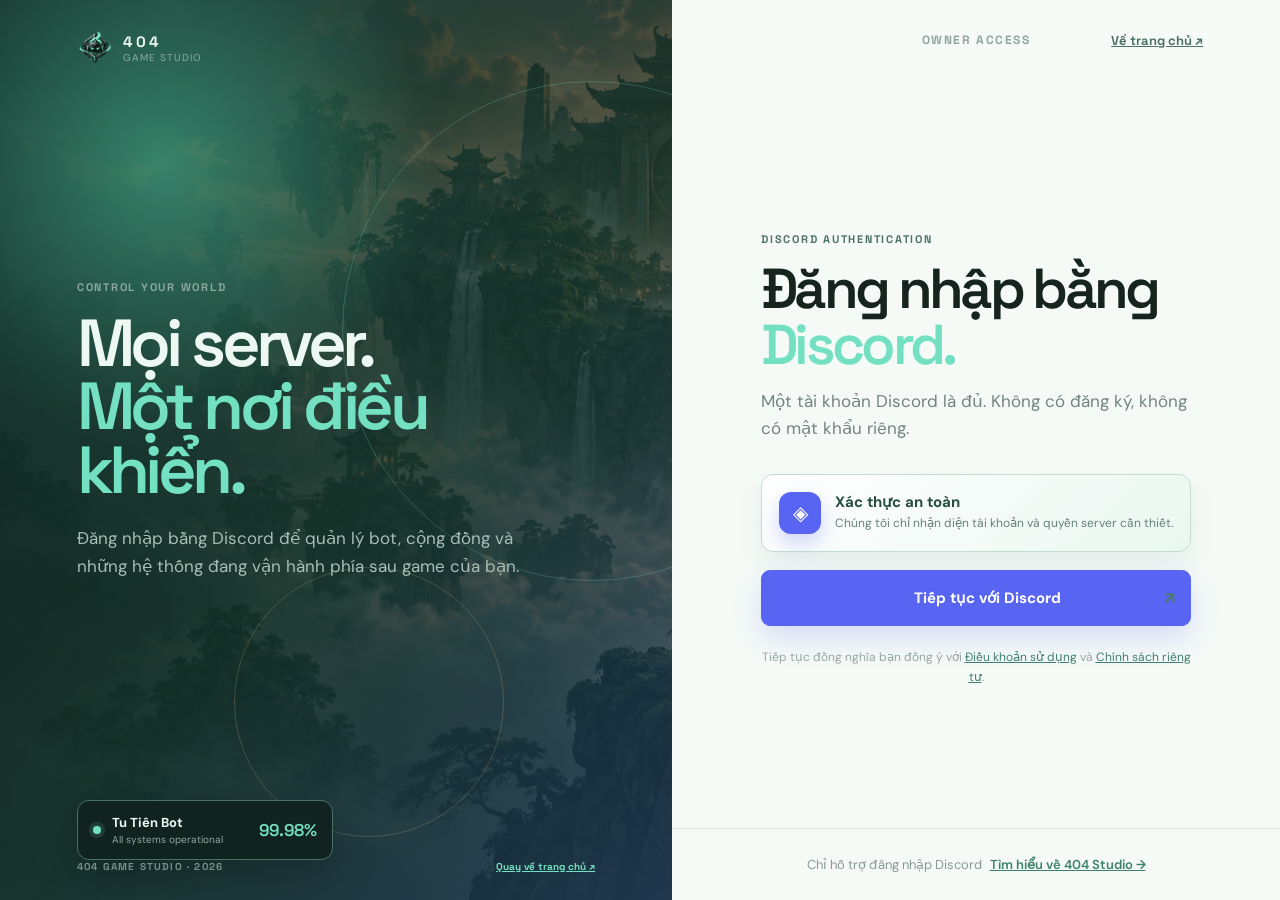
<file: login.html>
<!doctype html>
<html lang="vi">
<head><meta charset="UTF-8"><meta name="viewport" content="width=device-width, initial-scale=1"><title>Đăng nhập Discord | 404 Control</title><link rel="stylesheet" href="./login.css"></head>
<body>
<div class="login-shell">
  <section class="login-visual" aria-label="404 Game Studio">
    <a class="brand" href="./index.html"><img src="./assets/brand-mark.png" alt=""><span><b>404</b><small>GAME STUDIO</small></span></a>
    <div class="visual-copy"><p class="kicker">CONTROL YOUR WORLD</p><h1>Mọi server.<br><em>Một nơi điều khiển.</em></h1><p>Đăng nhập bằng Discord để quản lý bot, cộng đồng và những hệ thống đang vận hành phía sau game của bạn.</p></div>
    <div class="visual-orbit orbit-one" aria-hidden="true"></div><div class="visual-orbit orbit-two" aria-hidden="true"></div>
    <div class="visual-card"><span class="pulse-dot"></span><div><b>Tu Tiên Bot</b><small>All systems operational</small></div><strong>99.98%</strong></div>
    <div class="visual-footer"><span>404 GAME STUDIO · 2026</span><a href="./index.html">Quay về trang chủ ↗</a></div>
  </section>
  <main class="login-panel">
    <div class="login-top"><span>OWNER ACCESS</span><a href="./index.html">Về trang chủ ↗</a></div>
    <div class="login-form-wrap">
      <div class="login-heading"><span class="mobile-mark">404</span><p class="kicker">DISCORD AUTHENTICATION</p><h2>Đăng nhập bằng<br><em>Discord.</em></h2><p>Một tài khoản Discord là đủ. Không có đăng ký, không có mật khẩu riêng.</p></div>
      <div class="discord-auth-card"><div class="discord-mark">◈</div><div><b>Xác thực an toàn</b><span>Chúng tôi chỉ nhận diện tài khoản và quyền server cần thiết.</span></div></div>
      <button class="discord-button" id="discordButton" type="button"><span class="discord-icon">◈</span><span>Tiếp tục với Discord</span><b>↗</b></button>
      <p class="login-note">Tiếp tục đồng nghĩa bạn đồng ý với <a href="#">Điều khoản sử dụng</a> và <a href="#">Chính sách riêng tư</a>.</p>
    </div>
    <div class="login-bottom"><span>Chỉ hỗ trợ đăng nhập Discord</span><a href="./index.html#studio">Tìm hiểu về 404 Studio →</a></div>
  </main>
</div>
<div class="login-toast" id="loginToast" role="status" aria-live="polite"></div><script src="./login.js" defer></script>
</body></html>
</file>
<file: login.css>
@import url('https://fonts.googleapis.com/css2?family=DM+Sans:wght@400;500;600;700&family=Space+Grotesk:wght@500;600;700&display=swap');
:root{--bg:#08100f;--panel:#f5faf7;--ink:#16231f;--muted:#72847d;--line:#d8e5df;--mint:#74e0c2;--dark:#0d1715;--danger:#c65353;--radius:12px}*{box-sizing:border-box}body{margin:0;background:var(--bg);font-family:'DM Sans',sans-serif;font-size:16px;color:var(--ink)}button,input{font:inherit}.login-shell{min-height:100svh;display:grid;grid-template-columns:1.05fr .95fr}.login-visual{position:relative;display:flex;flex-direction:column;justify-content:space-between;min-height:100svh;padding:30px 6vw 27px;color:#edf8f3;overflow:hidden;background:radial-gradient(circle at 25% 25%,#1a4639 0%,#0a1713 42%,#07100f 80%)}.login-visual:before{content:'';position:absolute;inset:0;opacity:.22;background:url('./assets/dashboard-ambient.png') center/cover;mix-blend-mode:screen}.brand,.visual-copy,.visual-card,.visual-footer{position:relative;z-index:1}.brand{display:flex;align-items:center;gap:10px;width:max-content;color:#edf8f3;text-decoration:none}.brand img{width:36px;height:36px;object-fit:cover;border-radius:10px}.brand b{display:block;font:700 15px 'Space Grotesk';letter-spacing:.2em}.brand small{display:block;color:#91aaa1;font-size:10px;letter-spacing:.1em}.visual-copy{max-width:600px;margin-top:auto;margin-bottom:auto}.kicker{color:#89a99d;font:700 11px 'Space Grotesk';letter-spacing:.16em}.visual-copy h1{margin:18px 0 22px;font:600 clamp(45px,5.2vw,80px)/.95 'Space Grotesk';letter-spacing:-.07em}.visual-copy h1 em,.login-heading h2 em{font-style:normal;color:var(--mint)}.visual-copy>p:not(.kicker){max-width:450px;color:#a8beb6;font-size:17px;line-height:1.65}.visual-orbit{position:absolute;border:1px solid #79e2c43b;border-radius:50%;pointer-events:none}.orbit-one{width:500px;height:500px;right:-170px;top:9%;animation:orbit 16s linear infinite}.orbit-two{width:270px;height:270px;right:25%;bottom:7%;border-color:#f0c78935;animation:orbit 22s linear reverse infinite}.visual-card{display:flex;align-items:center;gap:11px;width:fit-content;padding:13px 15px;border:1px solid #477265;border-radius:12px;background:#10221de8;box-shadow:0 15px 45px #0004}.pulse-dot{width:8px;height:8px;border-radius:50%;background:var(--mint);box-shadow:0 0 0 4px #79e2c424}.visual-card b,.visual-card small{display:block}.visual-card b{font-size:13px}.visual-card small{margin-top:2px;color:#8fa99f;font-size:10px}.visual-card strong{margin-left:25px;color:var(--mint);font:600 17px 'Space Grotesk'}.visual-footer{display:flex;justify-content:space-between;color:#779188;font:700 10px 'Space Grotesk';letter-spacing:.12em}.visual-footer a{color:var(--mint);letter-spacing:0}.login-panel{display:flex;flex-direction:column;min-height:100svh;background:var(--panel)}.login-top{display:flex;justify-content:space-between;padding:32px 6vw;color:#93a39d;font:700 10px 'Space Grotesk';letter-spacing:.13em}.login-top a{color:#4e7267;letter-spacing:0}.login-form-wrap{width:min(430px,calc(100% - 64px));margin:auto}.mobile-mark{display:none}.login-heading .kicker{color:#4e7267}.login-heading h2{margin:15px 0 15px;font:600 clamp(36px,4vw,55px)/1 'Space Grotesk';letter-spacing:-.065em}.login-heading>p:not(.kicker){margin:0 0 31px;color:var(--muted);font-size:15px}.login-form-wrap form{display:grid;gap:18px}.login-form-wrap label{display:grid;gap:7px;color:#4e615a;font-size:12px;font-weight:600}.login-form-wrap input[type=text],.login-form-wrap input[type=password],.login-form-wrap input:not([type]){width:100%;padding:13px 14px;border:1px solid var(--line);border-radius:9px;outline:0;background:#fff;color:var(--ink);font-size:15px}.login-form-wrap input:focus{border-color:#4cae92;box-shadow:0 0 0 4px #74e0c229}.password-field{position:relative}.password-field input{padding-right:44px!important}.password-field button{position:absolute;right:5px;top:5px;width:35px;height:35px;border:0;border-radius:7px;background:transparent;color:#71877e}.password-field button:hover{background:#edf5f1;color:#245c4c}.form-options{display:flex!important;align-items:center;justify-content:space-between;gap:10px}.form-options>a{color:#3e816d;font-size:12px}.check-label{display:flex!important;grid-template-columns:none!important;align-items:center;gap:8px;color:#73857d!important;font-size:11px!important;font-weight:500!important}.check-label input{position:absolute;opacity:0}.check-label span{width:15px;height:15px;border:1px solid #b9cdc4;border-radius:4px;transition:.2s}.check-label input:checked+span{background:#3e9d7f;border-color:#3e9d7f;box-shadow:inset 0 0 0 3px var(--panel)}.submit-button,.discord-button{position:relative;display:flex;align-items:center;justify-content:center;gap:10px;width:100%;height:48px;border-radius:9px;font-weight:700;transition:transform .2s,box-shadow .2s,background .2s}.submit-button{border:0;background:#193f34;color:#eafff7}.submit-button:hover{background:#235c4a;box-shadow:0 11px 25px #286b542b;transform:translateY(-2px)}.button-arrow{position:absolute;right:15px;font-size:18px}.button-loader{display:none;width:16px;height:16px;border:2px solid #ffffff55;border-top-color:#fff;border-radius:50%;animation:spin .7s linear infinite}.submit-button.loading .button-label,.submit-button.loading .button-arrow{display:none}.submit-button.loading .button-loader{display:block}.divider{display:flex;align-items:center;gap:13px;margin:24px 0;color:#9aa9a3;font-size:11px}.divider:before,.divider:after{content:'';height:1px;flex:1;background:var(--line)}.discord-button{border:1px solid #cbdcd5;background:#edf6f1;color:#2d564a}.discord-button:hover{border-color:#8db9aa;background:#e4f2eb;transform:translateY(-2px)}.discord-icon{color:#5865f2}.discord-button b{position:absolute;right:15px;color:#477a6b;font-size:17px}.login-note{margin:21px 0 0;color:#9aa8a2;font-size:10px;line-height:1.7;text-align:center}.login-note a{color:#3f806e}.login-bottom{display:flex;justify-content:center;gap:8px;padding:27px 24px;border-top:1px solid var(--line);color:#899a93;font-size:11px}.login-bottom a{color:#3d816d;font-weight:600}.login-toast{position:fixed;right:24px;bottom:24px;z-index:10;padding:13px 16px;border:1px solid #49796a;border-radius:9px;background:#16392e;color:#d8f6eb;font-size:12px;opacity:0;transform:translateY(8px);transition:.25s}.login-toast.show{opacity:1;transform:none}@keyframes orbit{to{transform:rotate(360deg)}}@keyframes spin{to{transform:rotate(360deg)}}@media(max-width:900px){.login-shell{grid-template-columns:1fr}.login-visual{min-height:48svh;padding:24px 7vw}.visual-copy{margin:70px 0 30px}.visual-copy h1{font-size:clamp(43px,10vw,70px)}.visual-card{display:none}.visual-footer{margin-top:auto}.login-panel{min-height:52svh}.login-top{padding:24px 7vw}.login-form-wrap{margin:45px auto 55px}.login-bottom{margin-top:auto}}@media(max-width:560px){.login-visual{min-height:55svh}.visual-copy>p:not(.kicker){font-size:15px}.visual-footer{font-size:9px}.login-form-wrap{width:calc(100% - 40px);margin:37px auto 45px}.login-heading h2{font-size:42px}.mobile-mark{display:grid;place-items:center;width:32px;height:32px;margin-bottom:20px;border-radius:9px;background:#173f34;color:var(--mint);font:700 12px 'Space Grotesk'}.login-top{font-size:9px}.form-options{align-items:flex-start!important;flex-direction:column}.login-bottom{flex-direction:column;align-items:center;gap:4px}}@media(prefers-reduced-motion:reduce){*,*:before,*:after{animation-duration:.01ms!important;animation-iteration-count:1!important;transition-duration:.01ms!important}}

.submit-button,.discord-button{overflow:hidden}.ripple{position:absolute;width:8px;height:8px;border-radius:50%;background:#ffffff66;transform:translate(-50%,-50%) scale(1);animation:ripple .6s ease-out forwards;pointer-events:none}.discord-button.is-clicked{transform:scale(.98)}@keyframes ripple{to{transform:translate(-50%,-50%) scale(28);opacity:0}}


/* brighter auth surface with a centered title rail */
.login-visual{background:radial-gradient(circle at 24% 18%,#2c7a61 0%,#102c24 30%,transparent 58%),linear-gradient(135deg,#07100f,#102a22 55%,#1b3149)}.login-visual:before{background:url('./assets/hero-realm.png') center/cover;opacity:.28}.login-top{position:relative;justify-content:center;font-size:12px}.login-top a{position:absolute;right:6vw;font-size:13px}.login-heading h2{font-size:clamp(42px,4.4vw,62px)}.login-heading>p:not(.kicker){font-size:17px;line-height:1.6}.discord-auth-card{display:flex;align-items:center;gap:14px;margin:0 0 18px;padding:17px;border:1px solid #c3ddd2;border-radius:12px;background:linear-gradient(135deg,#ffffff,#eaf7f1);color:#274d41;box-shadow:0 12px 26px #214a3c12}.discord-mark{display:grid;place-items:center;width:42px;height:42px;border-radius:12px;background:#5865f2;color:#fff;font-size:20px;box-shadow:0 9px 20px #5865f244}.discord-auth-card b,.discord-auth-card span{display:block}.discord-auth-card b{font-size:15px}.discord-auth-card span{margin-top:3px;color:#668078;font-size:12px;line-height:1.45}.discord-button{height:56px;font-size:15px;background:#5865f2;border-color:#5865f2;color:#fff;box-shadow:0 13px 28px #5865f22e}.discord-button:hover{background:#707aff;border-color:#707aff}.login-note{font-size:12px}.login-bottom{font-size:13px}@media(max-width:560px){.login-top{font-size:10px}.login-top a{right:7vw;font-size:11px}.login-heading>p:not(.kicker){font-size:16px}}
</file>
<file: styles.css>
@import url('https://fonts.googleapis.com/css2?family=DM+Sans:wght@400;500;600;700&family=Space+Grotesk:wght@500;600;700&display=swap');
:root{--bg:#0b1117;--surface:#101922;--surface-raised:#14212b;--surface-soft:#0e171f;--line:#263641;--line-strong:#3a4d58;--text:#f3f7f8;--muted:#8d9ca6;--muted-2:#647580;--accent:#79e2c4;--accent-dim:#275949;--blue:#77c7e5;--warning:#efbd73;--danger:#f18484;--radius:12px;--shadow:0 18px 50px #02080d80}*{box-sizing:border-box}html{scroll-behavior:smooth}body{margin:0;background:var(--bg);color:var(--text);font-family:'DM Sans',system-ui,sans-serif;font-size:14px;line-height:1.45;letter-spacing:.005em}button,input{font:inherit}button{cursor:pointer}button:focus-visible,input:focus-visible{outline:2px solid var(--accent);outline-offset:2px}.app-shell{min-height:100vh;display:flex;background:linear-gradient(120deg,#0a1117 0%,#0b1117 65%,#0d1b20 100%)}.sidebar{width:252px;flex:0 0 252px;background:rgba(12,20,27,.88);border-right:1px solid var(--line);display:flex;flex-direction:column;padding:24px 16px 16px;backdrop-filter:blur(18px)}.brand{display:flex;align-items:center;gap:11px;padding:0 10px 30px}.brand-mark{width:34px;height:34px;border-radius:10px}.brand-image{object-fit:cover;padding:2px;transition:transform .3s ease}.brand:hover .brand-image{transform:rotate(-6deg) scale(1.05)}.brand strong{display:block;font:700 13px 'Space Grotesk';letter-spacing:.22em}.brand span{display:block;color:var(--muted);font-size:11px;margin-top:2px}.workspace-label,.eyebrow{font:700 10px 'Space Grotesk';letter-spacing:.16em;color:var(--muted-2)}.workspace-label{padding:0 10px 9px}.server-switcher{width:100%;display:flex;align-items:center;gap:10px;text-align:left;padding:10px;border:1px solid var(--line);background:var(--surface);border-radius:var(--radius);color:var(--text);transition:.2s}.server-switcher:hover{border-color:var(--line-strong);background:var(--surface-raised)}.server-avatar{width:31px;height:31px;border-radius:8px;object-fit:cover}.server-copy{flex:1;min-width:0}.server-copy b,.server-copy small{display:block;overflow:hidden;text-overflow:ellipsis;white-space:nowrap}.server-copy b{font-size:12px}.server-copy small{font-size:10px;color:var(--muted);margin-top:2px}.chevron{color:var(--muted);font-size:16px}.nav-list{display:grid;gap:4px;margin-top:27px}.nav-item{width:100%;display:flex;align-items:center;gap:11px;padding:11px 12px;border:1px solid transparent;background:transparent;border-radius:10px;color:var(--muted);text-align:left;font-size:13px;transition:background .2s,color .2s,border-color .2s}.nav-item:hover{background:var(--surface-soft);color:var(--text);border-color:var(--line)}.nav-item.is-active{color:var(--accent);background:#18322d;border-color:#2d5d50;box-shadow:inset 2px 0 var(--accent)}.nav-icon{width:17px;color:inherit;text-align:center;font-size:15px}.sidebar-bottom{margin-top:auto}.admin-link{color:#c2cdd2}.owner-badge{margin-left:auto;color:var(--accent);font:700 9px 'Space Grotesk';letter-spacing:.1em}.sidebar-meta{display:flex;align-items:center;gap:7px;margin-top:12px;padding:14px 10px 0;border-top:1px solid var(--line);font-size:10px;color:var(--muted)}.pulse-dot{width:7px;height:7px;display:inline-block;border-radius:50%;background:var(--accent);box-shadow:0 0 0 3px #79e2c421}.status-ok{margin-left:auto;color:var(--accent);font:700 10px 'Space Grotesk'}.main-content{position:relative;isolation:isolate;flex:1;min-width:0}.main-content:before{content:"";position:fixed;inset:74px 0 0 252px;z-index:-1;pointer-events:none;background:linear-gradient(180deg,#0b1117e6,#0b1117f5),url('./assets/dashboard-ambient.png') center top/cover no-repeat;opacity:.42}.topbar{height:74px;display:flex;align-items:center;gap:18px;padding:0 40px;border-bottom:1px solid var(--line);background:#0b1117c7;backdrop-filter:blur(16px)}.mobile-brand{display:none}.breadcrumb{display:flex;align-items:center;gap:10px;color:var(--muted);font-size:12px}.breadcrumb b{color:var(--muted-2)}.breadcrumb strong{color:var(--text);font-weight:600}.top-actions{display:flex;align-items:center;gap:9px;margin-left:auto}.icon-button,.profile-button,.language-toggle{border:1px solid var(--line);background:var(--surface);color:var(--muted);border-radius:9px}.icon-button{width:34px;height:34px;position:relative}.icon-button:hover,.language-toggle:hover{color:var(--text);border-color:var(--line-strong)}.icon-button i{position:absolute;top:6px;right:6px;width:5px;height:5px;border-radius:50%;background:var(--accent)}.language-toggle{height:34px;padding:0 10px;font:700 10px 'Space Grotesk';letter-spacing:.08em;color:var(--accent)}.profile-button{display:flex;align-items:center;gap:9px;border-color:transparent;background:transparent;text-align:left;padding:2px 6px 2px 3px;color:var(--text)}.profile-button:hover{background:var(--surface);border-color:var(--line)}.profile-button b,.profile-button small{display:block}.profile-button b{font-size:12px}.profile-button small{font-size:10px;color:var(--muted);margin-top:1px}.profile-avatar{display:grid;place-items:center;width:34px;height:34px;border-radius:9px;background:#3e3d60;color:#ddd4ff;font:700 11px 'Space Grotesk'}.view{display:none;max-width:1280px;margin:0 auto;padding:45px 42px 72px}.view.is-visible{display:block;animation:view-in .35s ease both}.page-heading{display:flex;align-items:flex-end;justify-content:space-between;gap:24px;margin-bottom:28px}.page-heading h1{margin:8px 0 10px;font:600 clamp(30px,3vw,43px)/1.08 'Space Grotesk';letter-spacing:-.05em}.page-heading h1 em{font-style:normal;color:var(--accent)}.lede{max-width:570px;margin:0;color:var(--muted);line-height:1.6}.button{border-radius:9px;padding:11px 15px;border:1px solid transparent;font-size:12px;font-weight:700;white-space:nowrap;transition:transform .18s,background .18s,border-color .18s}.button:active{transform:translateY(1px)}.button-primary{background:var(--accent);color:#081412}.button-primary:hover{background:#9bf1dc}.button-quiet{color:var(--accent);background:#172c2a;border-color:#2d6255}.button-quiet:hover{background:#204038}.status-banner{display:flex;align-items:center;gap:13px;margin-bottom:19px;padding:14px 17px;border:1px solid #2d5e51;border-radius:var(--radius);background:#10251f}.status-symbol{display:grid;place-items:center;width:28px;height:28px;border-radius:50%;background:#23654e;color:var(--accent);font-weight:700}.status-banner b,.status-banner span{display:block}.status-banner b{font-size:13px}.status-banner span{margin-top:2px;color:#99aea8;font-size:11px}.status-chip,.version-pill,.owner-pill{margin-left:auto;padding:6px 9px;border:1px solid #2f6658;border-radius:999px;color:var(--accent);font:700 10px 'Space Grotesk';letter-spacing:.1em}.metrics-grid,.admin-stats{display:grid;grid-template-columns:repeat(3,1fr);gap:14px;margin-bottom:16px}.metric-card,.panel-card,.admin-stat,.wiki-card,.timeline-card{border:1px solid var(--line);border-radius:var(--radius);background:linear-gradient(145deg,#111b24,#0f1820);box-shadow:0 10px 30px #03080d20}.metric-card{position:relative;min-height:164px;padding:19px;overflow:hidden}.metric-card:hover,.panel-card:hover,.admin-stat:hover,.wiki-card:hover{border-color:#3b515d;transform:translateY(-2px)}.metric-card,.panel-card,.admin-stat,.wiki-card{transition:transform .2s,border-color .2s}.metric-top{display:flex;justify-content:space-between;color:var(--muted-2);font:700 10px 'Space Grotesk';letter-spacing:.08em}.metric-mark{color:var(--accent);font-size:16px}.metric-card strong{display:block;margin:14px 0 4px;font:600 30px 'Space Grotesk'}.metric-card small{color:var(--muted);font-size:11px}.positive{color:var(--accent)}.sparkline{position:absolute;right:16px;bottom:18px;display:flex;align-items:end;gap:4px;height:34px}.sparkline i{display:block;width:5px;border-radius:3px 3px 0 0;background:#4aaa91;opacity:.82}.sparkline.cyan i{background:#4b99b0}.uptime-line{position:absolute;right:19px;bottom:20px;left:19px;display:flex;gap:4px}.uptime-line span{height:6px;flex:1;border-radius:2px;background:#3c997e}.content-grid{display:grid;grid-template-columns:1.18fr .82fr;gap:16px}.panel-card{padding:21px}.section-title{display:flex;align-items:flex-start;justify-content:space-between;margin-bottom:17px}.section-title h2{margin:6px 0 0;font:600 18px 'Space Grotesk'}.text-button{padding:4px 0;border:0;background:none;color:var(--accent);font-size:11px}.text-button:hover{text-decoration:underline;text-underline-offset:4px}.command-row{display:grid;grid-template-columns:110px 1fr 36px 48px;align-items:center;gap:10px;padding:12px 0;border-top:1px solid #21303a}.command-badge{color:#b8e9dd;font:600 11px 'Space Grotesk'}.command-desc,.command-row small{color:var(--muted);font-size:11px}.command-row b{text-align:right;font:600 13px 'Space Grotesk'}.command-row small{text-align:right;font-size:9px}.live-label{color:var(--accent);font:700 10px 'Space Grotesk';letter-spacing:.08em}.live-label i{display:inline-block;width:6px;height:6px;margin-right:5px;border-radius:50%;background:var(--accent)}.activity-row{display:flex;gap:11px;padding:12px 0;border-top:1px solid #21303a}.activity-dot{width:7px;height:7px;flex:0 0 auto;margin-top:5px;border-radius:50%;background:var(--blue)}.activity-dot.success{background:var(--accent)}.activity-dot.warning{background:var(--warning)}.activity-row b,.activity-row small{display:block}.activity-row b{font-size:12px;font-weight:600}.activity-row small{margin-top:3px;color:var(--muted);font-size:10px}.quick-strip{display:flex;align-items:center;justify-content:space-between;gap:20px;margin-top:16px;padding:16px 18px;border:1px dashed #356357;border-radius:var(--radius);background:#10211d}.quick-strip>div{display:flex;align-items:center;gap:12px}.quick-icon{color:var(--accent);font-size:20px}.quick-strip b,.quick-strip small{display:block}.quick-strip b{font-size:12px}.quick-strip small{margin-top:3px;color:#93aaa3;font-size:11px}.save-state{color:var(--muted);font-size:11px}.settings-layout{display:grid;grid-template-columns:190px 1fr;gap:18px}.settings-nav{display:grid;align-content:start;gap:3px}.settings-tab{padding:11px 13px;border:1px solid transparent;border-radius:9px;background:transparent;color:var(--muted);text-align:left;font-size:12px}.settings-tab:hover{border-color:var(--line);color:var(--text)}.settings-tab.is-active{border-color:#2d5d50;background:#18322d;color:var(--accent)}.settings-content{padding:24px;border:1px solid var(--line);border-radius:var(--radius);background:var(--surface)}.settings-group{display:grid;grid-template-columns:1fr 1fr;gap:30px;padding-bottom:25px;margin-bottom:25px;border-bottom:1px solid var(--line)}.settings-group h2{margin:6px 0;font:600 18px 'Space Grotesk'}.settings-group p:not(.eyebrow){max-width:300px;margin:0;color:var(--muted);font-size:12px;line-height:1.5}.field{display:grid;gap:7px}.field>span{color:#bdc8ce;font-size:11px}.field input{padding:11px 12px;border:1px solid var(--line-strong);border-radius:9px;outline:0;background:#0d151c;color:var(--text)}.field input:focus{border-color:var(--accent);box-shadow:0 0 0 3px #79e2c41a}.field small{color:var(--muted);font-size:10px}.toggle-list{display:grid;gap:15px}.toggle-row{display:flex;align-items:center;justify-content:space-between;gap:20px}.toggle-row b,.toggle-row small{display:block}.toggle-row b{font-size:12px}.toggle-row small{margin-top:3px;color:var(--muted);font-size:10px}.toggle-input{display:none}.toggle{position:relative;width:35px;height:20px;flex:0 0 auto;border-radius:99px;background:#2c3943}.toggle:after{content:"";position:absolute;top:3px;left:3px;width:14px;height:14px;border-radius:50%;background:#8795a1;transition:.2s}.toggle-input:checked+.toggle{background:#28745f}.toggle-input:checked+.toggle:after{left:18px;background:var(--accent)}.search-box{display:flex;align-items:center;gap:9px;min-width:230px;padding:10px 12px;border:1px solid var(--line);border-radius:9px;background:var(--surface);color:var(--muted)}.search-box input{width:100%;border:0;outline:0;background:none;color:var(--text);font-size:12px}.wiki-grid{display:grid;grid-template-columns:repeat(3,1fr);gap:14px}.wiki-card{min-height:190px;padding:22px}.wiki-card.featured{grid-column:span 2}.wiki-art{border-color:#2d6255;background-image:linear-gradient(90deg,#112a27ed,#112a2761),url('./assets/wiki-cultivation.png');background-size:cover;background-position:center}.wiki-art:hover{background-position:55% center}.wiki-kicker,.wiki-number{color:var(--accent);font:700 10px 'Space Grotesk';letter-spacing:.12em}.wiki-card h2,.wiki-card h3{margin:18px 0 8px;font:600 20px 'Space Grotesk'}.wiki-card h3{font-size:16px}.wiki-card p{max-width:430px;color:var(--muted);font-size:12px;line-height:1.6}.wiki-number{color:#566873;font-size:24px}.wiki-card .text-button{margin-top:12px}.timeline{max-width:850px}.timeline-item{display:grid;grid-template-columns:100px 1px 1fr;gap:18px}.timeline-date{padding-top:22px;color:var(--muted);font:600 11px 'Space Grotesk'}.timeline-line{position:relative;background:#2c4149}.timeline-line:before{content:"";position:absolute;top:24px;left:-4px;width:9px;height:9px;border-radius:50%;background:var(--accent)}.timeline-card{margin-bottom:18px;padding:21px}.release-heading{display:flex;align-items:center;gap:9px}.release-heading h2{margin:0;font:600 18px 'Space Grotesk'}.release-tag{padding:5px 6px;border:1px solid #2e6858;border-radius:4px;color:var(--accent);font:700 9px 'Space Grotesk';letter-spacing:.1em}.release-tag.muted{border-color:#3d4851;color:#a6b2ba}.timeline-card p,.timeline-card li{color:var(--muted);font-size:12px;line-height:1.6}.timeline-card ul{padding-left:18px}.version-pill{margin-left:0}.owner-pill{border-color:#55447b;background:#2b2041;color:#d6bdff}.admin-stat{padding:19px}.admin-stat span,.admin-stat small{display:block}.admin-stat span{color:var(--muted-2);font:700 10px 'Space Grotesk';letter-spacing:.08em}.admin-stat strong{display:block;margin:13px 0 3px;font:600 30px 'Space Grotesk'}.admin-stat small{color:var(--muted);font-size:10px}.health-list>div,.audit-list>div{display:flex;align-items:center;justify-content:space-between;padding:13px 0;border-top:1px solid #21303a;font-size:12px}.health-list b{color:var(--accent);font-weight:500}.health-list i{margin-right:7px}.audit-list>div{justify-content:flex-start;gap:9px}.audit-list time{margin-left:auto;color:var(--muted);font-size:10px}.audit-avatar{display:grid;place-items:center;width:28px;height:28px;border-radius:8px;background:#414061;color:#ddd1ff;font:700 9px 'Space Grotesk'}.audit-avatar.system{background:#234e55;color:var(--accent)}.audit-list b,.audit-list small{display:block}.audit-list b{font-size:11px}.audit-list small{margin-top:3px;color:var(--muted);font-size:10px}.toast{position:fixed;right:22px;bottom:22px;z-index:20;padding:12px 15px;border:1px solid #3d7768;border-radius:9px;background:#1b2f2b;color:#c9f5e8;font-size:12px;opacity:0;transform:translateY(8px);pointer-events:none;transition:.25s}.toast.show{opacity:1;transform:none}.modal-backdrop{position:fixed;inset:0;z-index:30;display:grid;place-items:center;padding:20px;background:#05090cd9}.modal{position:relative;width:min(400px,100%);padding:28px;border:1px solid #36515a;border-radius:16px;background:var(--surface);box-shadow:var(--shadow)}.modal-close{position:absolute;top:10px;right:13px;border:0;background:none;color:var(--muted);font-size:23px}.modal-mark{width:34px;height:34px;margin-bottom:20px;border-radius:10px;object-fit:cover}.modal h2{margin:8px 0;font:600 24px 'Space Grotesk'}.modal p:not(.eyebrow){margin:0;color:var(--muted);font-size:12px;line-height:1.6}.modal-note{display:block;margin-top:17px;color:var(--muted-2);font-size:10px;text-align:center}.modal-note code{color:#a8b8c0}.button-discord{width:100%;margin-top:20px;background:#5865f2;color:white}.button-discord:hover{background:#6d78ff}[hidden]{display:none!important}@keyframes view-in{from{opacity:0;transform:translateY(7px)}to{opacity:1;transform:none}}@media(max-width:900px){.sidebar{width:220px;flex-basis:220px}.main-content:before{inset:74px 0 0 220px}.topbar{padding:0 24px}.view{padding:34px 24px 56px}.content-grid,.settings-layout{grid-template-columns:1fr}.settings-nav{display:flex;overflow:auto}.settings-tab{white-space:nowrap}.settings-group{grid-template-columns:1fr}.wiki-grid{grid-template-columns:1fr 1fr}.wiki-card.featured{grid-column:span 2}}@media(max-width:680px){.sidebar{display:none}.main-content:before{inset:62px 0 0}.topbar{height:62px;padding:0 16px}.mobile-brand{display:flex;align-items:center;gap:8px;font:700 12px 'Space Grotesk';letter-spacing:.1em}.mobile-brand .brand-mark{width:28px;height:28px}.breadcrumb{display:none}.profile-button>span:not(.profile-avatar),.profile-button .chevron{display:none}.top-actions{gap:6px}.language-toggle{padding:0 8px}.view{padding:29px 16px 45px}.page-heading{align-items:flex-start;flex-direction:column}.page-heading .button{width:100%}.metrics-grid,.admin-stats{grid-template-columns:1fr}.metrics-grid .metric-card{min-height:138px}.status-banner{align-items:flex-start;flex-wrap:wrap}.status-chip{margin-left:41px}.quick-strip{align-items:flex-start;flex-direction:column}.quick-strip .button{width:100%}.wiki-grid{grid-template-columns:1fr}.wiki-card.featured{grid-column:auto}.search-box{width:100%;min-width:0}.timeline-item{grid-template-columns:72px 1px 1fr;gap:10px}.timeline-date{font-size:10px}.command-row{grid-template-columns:95px 1fr 32px}.command-row small{display:none}}


.theme-toggle{width:34px;height:34px;border:1px solid var(--line);border-radius:9px;background:var(--surface);color:var(--accent);font-size:15px;transition:transform .2s,border-color .2s}.theme-toggle:hover{transform:rotate(12deg);border-color:var(--line-strong)}
:root[data-theme="light"]{--bg:#f4f7f6;--surface:#fff;--surface-raised:#f0f5f3;--surface-soft:#edf3f1;--line:#d8e2df;--line-strong:#afc2bc;--text:#15221f;--muted:#64766f;--muted-2:#84948e;--accent:#187a61;--accent-dim:#d5eee5;--blue:#197ca0;--warning:#a6691d;--shadow:0 16px 44px #24443a12}:root[data-theme="light"] .app-shell{background:linear-gradient(120deg,#f7faf9 0%,#f3f7f6 70%,#eef6f3 100%)}:root[data-theme="light"] .sidebar{background:#f8fbfae8}:root[data-theme="light"] .main-content:before{background:linear-gradient(180deg,#f4f7f6e8,#f4f7f6f7),url('./assets/dashboard-ambient.png');opacity:.18}:root[data-theme="light"] .topbar{background:#f4f7f6d9}:root[data-theme="light"] .nav-item.is-active{background:#dff1eb;border-color:#b8dfd2;box-shadow:inset 2px 0 var(--accent)}:root[data-theme="light"] .status-banner{background:#e9f6f1;border-color:#b9ded1}:root[data-theme="light"] .metric-card,:root[data-theme="light"] .panel-card,:root[data-theme="light"] .admin-stat,:root[data-theme="light"] .wiki-card,:root[data-theme="light"] .timeline-card{background:linear-gradient(145deg,#fff,#f7faf9);box-shadow:0 10px 30px #24443a0d}:root[data-theme="light"] .wiki-art{background-image:linear-gradient(90deg,#d9eee8e8,#d9eee870),url('./assets/wiki-cultivation.png')}:root[data-theme="light"] .command-row,:root[data-theme="light"] .activity-row,:root[data-theme="light"] .health-list>div,:root[data-theme="light"] .audit-list>div{border-color:#e1e9e6}:root[data-theme="light"] .settings-content{background:#fff}:root[data-theme="light"] .settings-tab.is-active{background:#dff1eb;border-color:#b8dfd2}:root[data-theme="light"] .field input{background:#fbfdfc;border-color:#c6d5d1;color:var(--text)}:root[data-theme="light"] .quick-strip{background:#e9f6f1;border-color:#9dcfc0}:root[data-theme="light"] .button-primary{color:#fff;background:#187a61}:root[data-theme="light"] .button-primary:hover{background:#12634f}:root[data-theme="light"] .status-chip,:root[data-theme="light"] .version-pill{border-color:#9dcfc0}:root[data-theme="light"] .modal-backdrop{background:#1a302b52}:root[data-theme="light"] .modal{background:#fff;border-color:#c4d6d1}:root[data-theme="light"] .modal p:not(.eyebrow){color:#60736c}
@media(max-width:680px){.theme-toggle{width:32px;height:32px}.language-toggle{font-size:9px}}


/* Type scale correction: panel body copy stays readable at normal viewing distance. */
body{font-size:16px}.nav-item{font-size:14px}.breadcrumb,.profile-button b{font-size:13px}.eyebrow,.workspace-label{font-size:11px}.lede{font-size:16px}.metric-card small,.activity-row small,.command-desc,.command-row small,.settings-group p:not(.eyebrow),.toggle-row small,.wiki-card p,.timeline-card p,.timeline-card li,.audit-list small{font-size:13px}.metric-top,.admin-stat span{font-size:11px}.command-row b,.audit-list b{font-size:14px}.section-title h2{font-size:20px}.button{font-size:13px}@media(max-width:680px){body{font-size:15px}.lede{font-size:15px}.metric-card small,.activity-row small,.command-desc,.settings-group p:not(.eyebrow),.toggle-row small,.wiki-card p{font-size:12px}}


/* shared readability and color lift */
body{font-size:16px}.app-shell{background:radial-gradient(circle at 80% 8%,#1a51483d,transparent 34%),linear-gradient(120deg,#071015 0%,#0b1117 52%,#102b2a 100%)}.main-content:after{content:'';position:fixed;inset:74px 0 0 252px;z-index:-2;pointer-events:none;background:radial-gradient(circle at 72% 25%,#5f6df21c,transparent 28%),radial-gradient(circle at 18% 78%,#79e2c41c,transparent 30%)}.topbar{position:relative;background:linear-gradient(90deg,#0b1117dd,#122221dd,#0b1117dd)}.breadcrumb{position:absolute;left:50%;transform:translateX(-50%);font-size:14px}.page-heading h1{font-size:clamp(36px,3.4vw,50px)}.lede{font-size:16px}.metric-card,.panel-card,.admin-stat,.wiki-card,.timeline-card{background:linear-gradient(145deg,#14232d,#10211f);box-shadow:0 14px 34px #02080d33,0 0 22px #79e2c40b}.metric-card strong,.admin-stat strong{font-size:34px}.metric-top,.admin-stat span,.eyebrow{font-size:11px}.metric-card small,.activity-row small,.command-desc,.settings-group p:not(.eyebrow),.toggle-row small,.wiki-card p,.timeline-card p,.timeline-card li,.audit-list small{font-size:13px}.section-title h2{font-size:21px}.button{font-size:14px}.nav-item{font-size:14px}.server-copy b{font-size:14px}.server-copy small{font-size:12px}@media(max-width:680px){.breadcrumb{display:none}body{font-size:16px}.lede{font-size:16px}}
</file>
